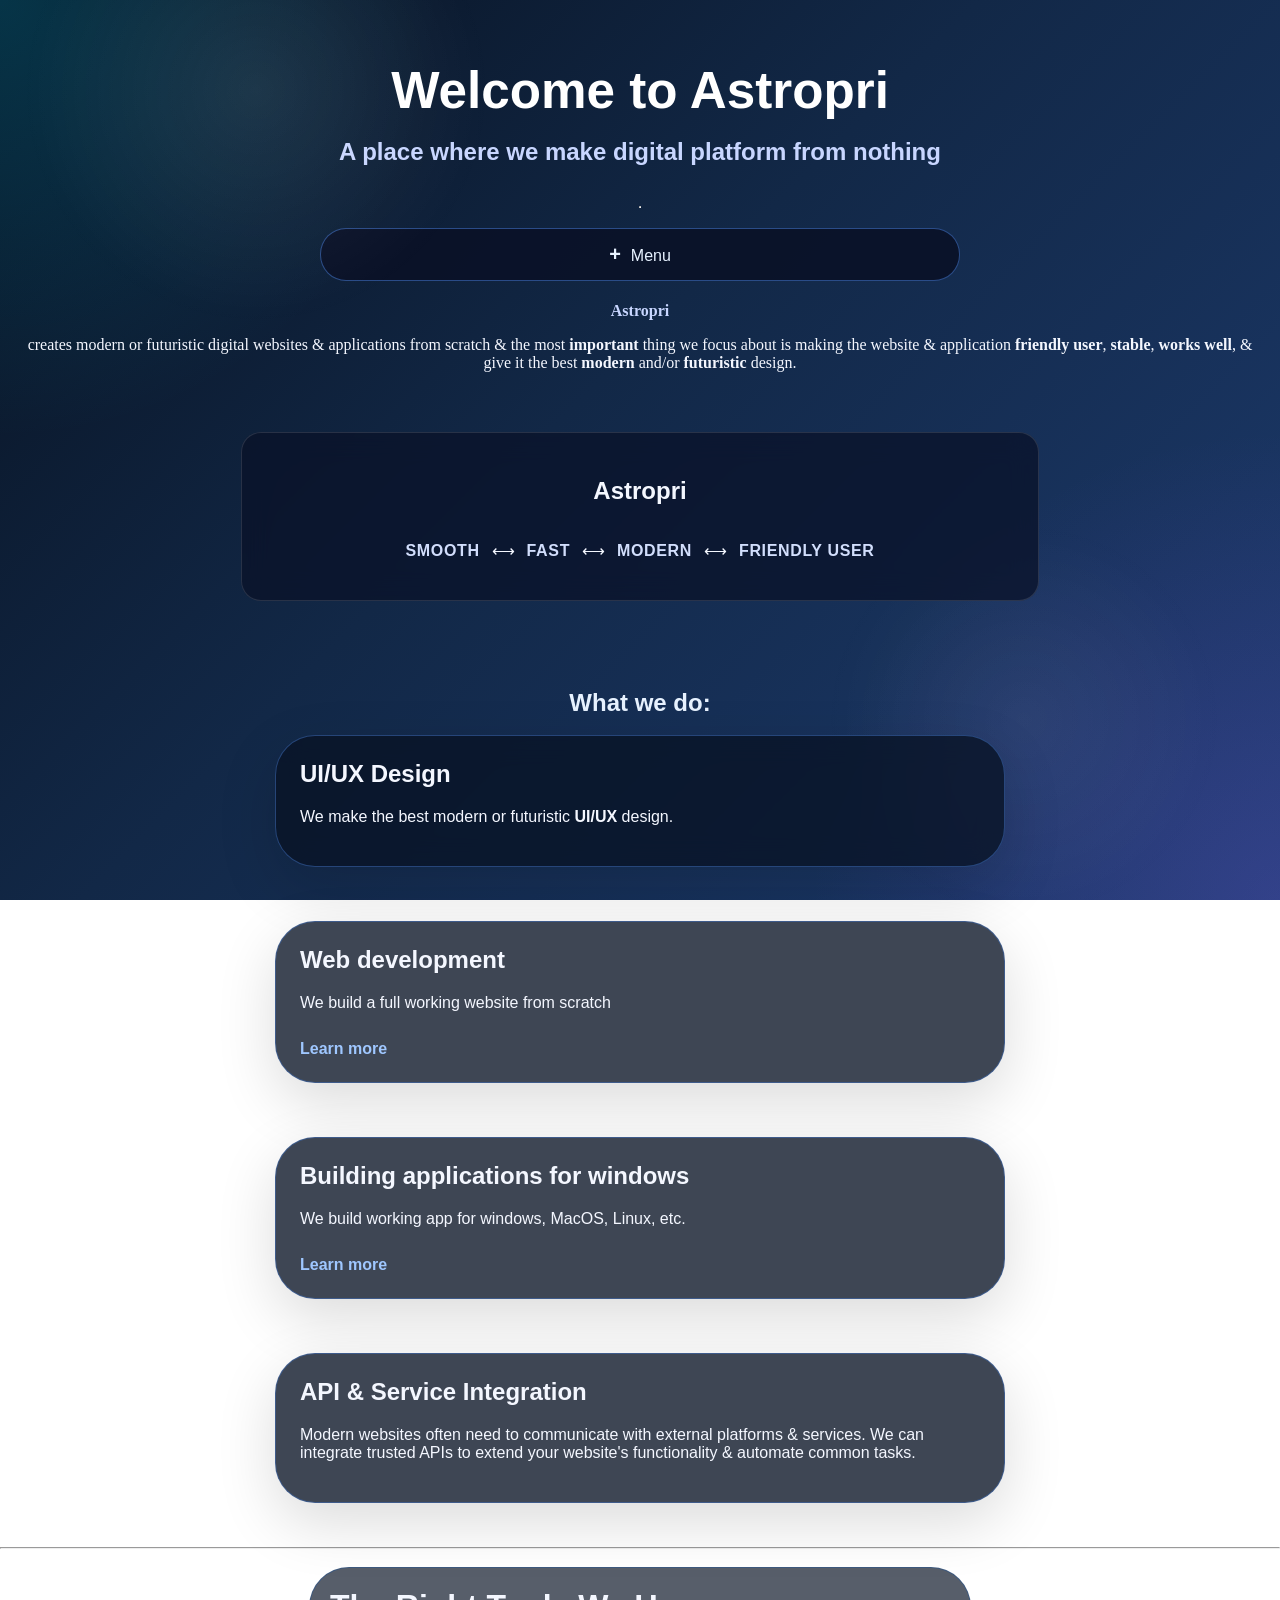
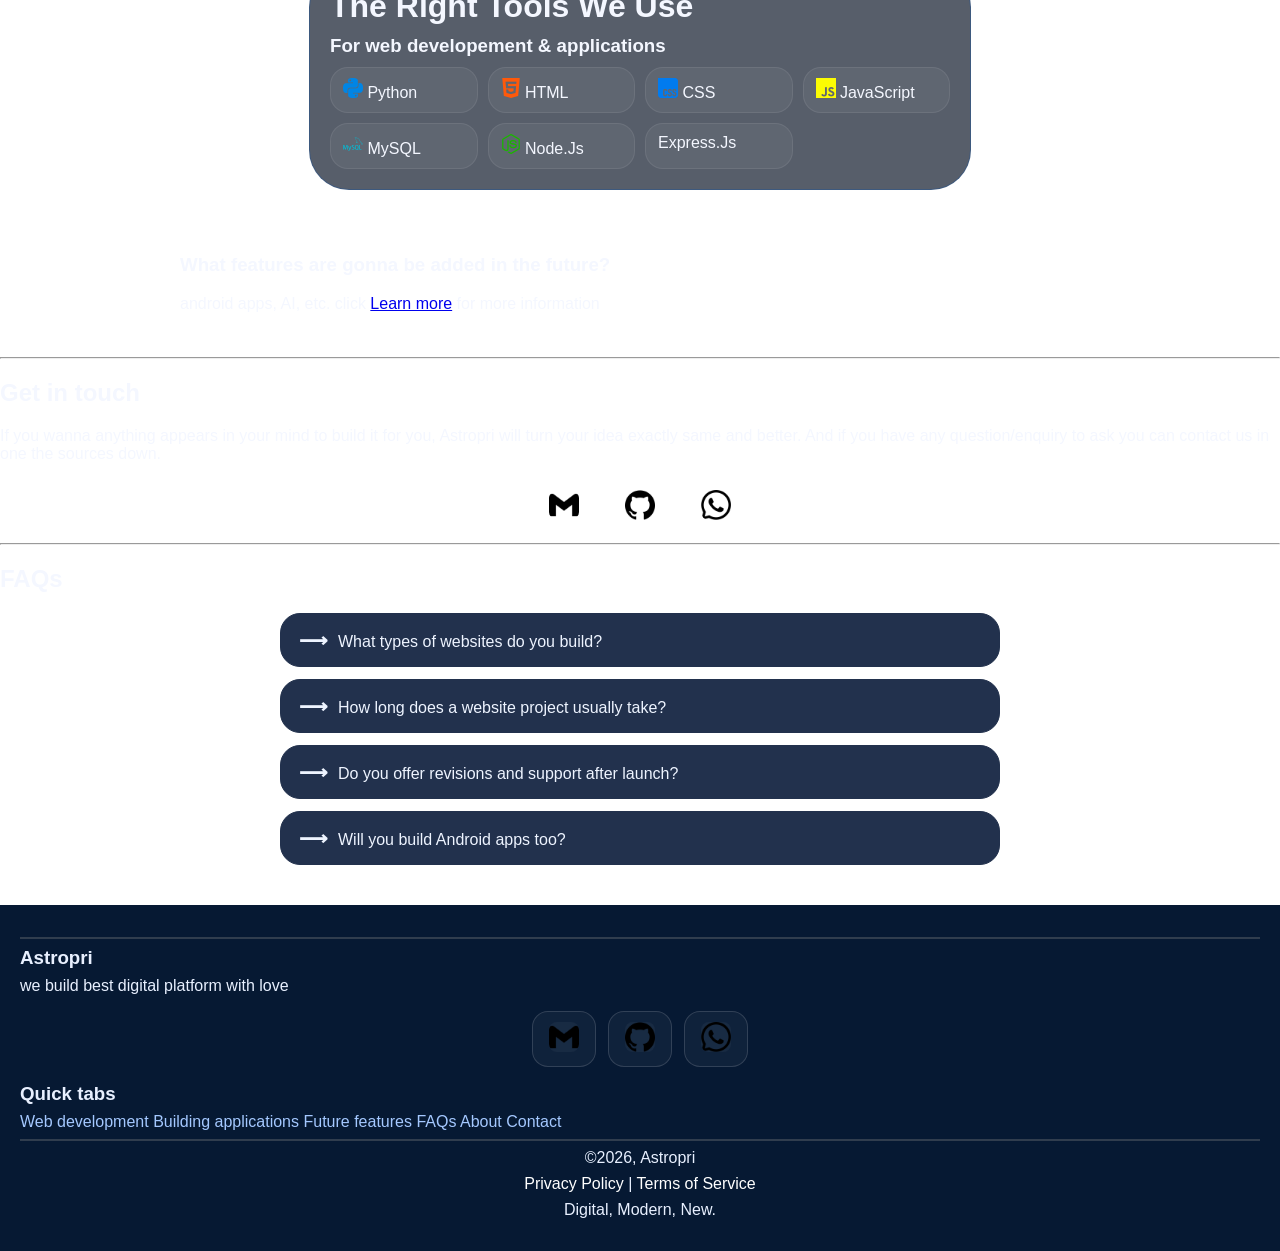
<file: index.html>
<!DOCTYPE html>
<html lang="en">
<head>
    <meta charset="UTF-8">
    <meta name="viewport" content="width=device-width, initial-scale=1.0">
    <title>Astropri</title>
    <link rel="stylesheet" href="home.css">
</head>
<body>
    <!-- Title -->
    <div class="title">
        <h1 id="first_title">Welcome to Astropri</h1>
        <h2 id="second_title">A place where we make digital platform from nothing</h2>
        <hr>

        <details id="details">
            <summary id="summary">Menu</summary>

            <div id="detail1">
                <a href="#astropri" class="list">About Astropri</a>
                <a href="#speciality" class="list">Our focus</a>
                <a href="#list" class="list">Tools we use</a>
                <a href="#contact" class="list">Contact</a>
                <a href="#faq" class="list">FAQs</a>
            </div>
        </details>

    </div>
    <main>
    <div id="astropri">
         <h4 id="h4title">Astropri</h4>
        <p>creates modern or futuristic digital websites & applications from scratch
            & the most <b>important</b> thing we focus about is making the website & application <b>friendly user</b>,
            <b>stable</b>, <b>works well</b>, & give it the best <b>modern</b> and/or <b>futuristic</b> design.
        </p>
    </div>

    <div id="speciality">
            <h2>Astropri</h2>
            <div id="specialityList">
                <p class="speciality">smooth</p>
                <p>⟷</p>
                <p class="speciality">fast</p> 
                <p>⟷</p>
                <p class="speciality">modern</p>
                <p>⟷</p>
                <p class="speciality">friendly user</p>
            </div>
    </div>
    <br>

    <h2 class="section-heading">What we do:</h2>
    <div class="features">
        <h2>UI/UX Design</h2>
        <p>We make the best modern or futuristic <b>UI/UX</b> design.</p>
    </div>
    <br>
    <div class="features">
        <h2>Web development</h2>
        <p>We build a full working website from scratch</p>
        <a href="web-development.html">Learn more</a>
    </div>
    <br>
    <div class="features">
        <h2>Building applications for windows</h2>
        <p>We build working app for windows, MacOS, Linux, etc.</p>
        <a href="windows-apps.html">Learn more</a>
    </div>
    <br>
    <div class="features">
        <h2>API & Service Integration</h2>
        <p>Modern websites often need to communicate with external platforms & services.
           We can integrate trusted APIs to extend your website's functionality & automate
           common tasks.
        </p>
    </div>
    <br>
    <hr>
    <div id="list">
        <h1>The Right Tools We Use</h1>
        <h3>For web developement & applications</h3>
        <ul>
            <li><img src="python.png" style="height: 20px; filter: invert(39%) sepia(25%) saturate(6363%) hue-rotate(183deg) brightness(93%) contrast(108%);"> python</li>
            <li><img src="html5.png" style="height: 20px; filter: invert(73%) sepia(98%) saturate(6179%) hue-rotate(356deg) brightness(108%) contrast(101%);"> HTML</li>
            <li><img src="css.png" style="height: 20px; filter: invert(47%) sepia(96%) saturate(4131%) hue-rotate(193deg) brightness(92%) contrast(104%);"> CSS</li>
            <li><img src="javascript.png" style="height: 20px; filter: invert(80%) sepia(100%) saturate(5653%) hue-rotate(1deg) brightness(104%) contrast(98%);"> JavaScript</li>
            <li><img src="mysql.png" style="height: 20px; filter: invert(57%) sepia(49%) saturate(3163%) hue-rotate(148deg) brightness(98%) contrast(98%);"> MySQL</li>
            <li><img src="nodedotjs.png" style="height: 20px; filter: invert(54%) sepia(96%) saturate(3733%) hue-rotate(78deg) brightness(103%) contrast(103%);"> Node.js</li>
            <li>express.js</li>
        </ul>
    </div>
    <br>
    
    <div class="future-features">
        <h3>What features are gonna be added in the future?</h3>
        <p>android apps, AI, etc. click <a href="future-features.html">Learn more</a> for more information</p>
    </div>
    <hr>

    <section id="contact">
        <h1>Get in touch</h1>
        <p>If you wanna anything appears in your mind to build it for
        you, Astropri will turn your idea exactly same and better. And if you have any question/enquiry to ask you can contact us in one the sources down. </p>
        <div class="contact">
            <a href="mailto:ameer.aleryani2010@gmail.com"><img src="gmail.png" class="contact-icon" alt="Email"></a>
            <a href="https://github.com/prnceO-cmyk"><img src="github.png" class="contact-icon" alt="GitHub"></a>
            <a href="https://wa.me/%40_amr_227" target="_blank" rel="noopener noreferrer"><img src="whatsapp.png" class="contact-icon" alt="WhatsApp"></a>
        </div>
    </section>
    <hr>

    <section id="faq" class="faq-section">
        <h2>FAQs</h2>
        <details class="faqDet">
            <summary class="faq">What types of websites do you build?</summary>
            <p class="faq-answer">We build modern, responsive websites for businesses, portfolios, landing pages, blogs, e-commerce stores, and web applications. Every project is customized to your brand, goals, and audience.</p>
        </details>
        <details class="faqDet">
            <summary class="faq">How long does a website project usually take?</summary>
            <p class="faq-answer">Delivery time depends on the scope, but most websites can be completed in 1-3 weeks. We provide clear milestones so you know what to expect at each stage.</p>
        </details>
        <details class="faqDet">
            <summary class="faq">Do you offer revisions and support after launch?</summary>
            <p class="faq-answer">Yes. We include revision time during development and can support updates, bug fixes, and improvements after launch. Our goal is a stable, polished website that continues working well.</p>
        </details>
        <details class="faqDet">
            <summary class="faq">Will you build Android apps too?</summary>
            <p class="faq-answer">Android development is coming soon. Right now we focus on websites and web apps, but we plan to offer Android app services in the near future.</p>
        </details>
    </section>
    </main>

    <footer>
    
    <hr color="gray">
    <h3>Astropri</h3>
    <p>we build best digital platform with love</p>
    <div class="contact">
        <a href="mailto:ameer.aleryani2010@gmail.com"><img src="gmail.png" class="contact-icon" alt="Email"></a>
        <a href="https://github.com/prnceO-cmyk"><img src="github.png" class="contact-icon" alt="GitHub"></a>
        <a href="https://wa.me/@@_amr_227" target="_blank" rel="noopener noreferrer"><img src="whatsapp.png" class="contact-icon" alt="WhatsApp"></a>
    </div>
    <h3>Quick tabs</h3>
    <a href="web-development.html">Web development</a>
    <a href="windows-apps.html">Building applications</a>
    <a href="future-features.html">Future features</a>
    <a href="#faq">FAQs</a>
    <a href="#astropri">About</a>
    <a href="#contact">Contact</a>
    <hr color="gray">
    <div style="text-align: center;">
        <p>©2026, Astropri</p>
        <a href="privacyPolicy.html" style="color: white;">Privacy Policy</a> |
        <a href="termsOfServices.html" style="color: white;">Terms of Service</a>
        <p>Digital, Modern, New.</p>
    </div>

</footer>
</body>
</html>
</file>
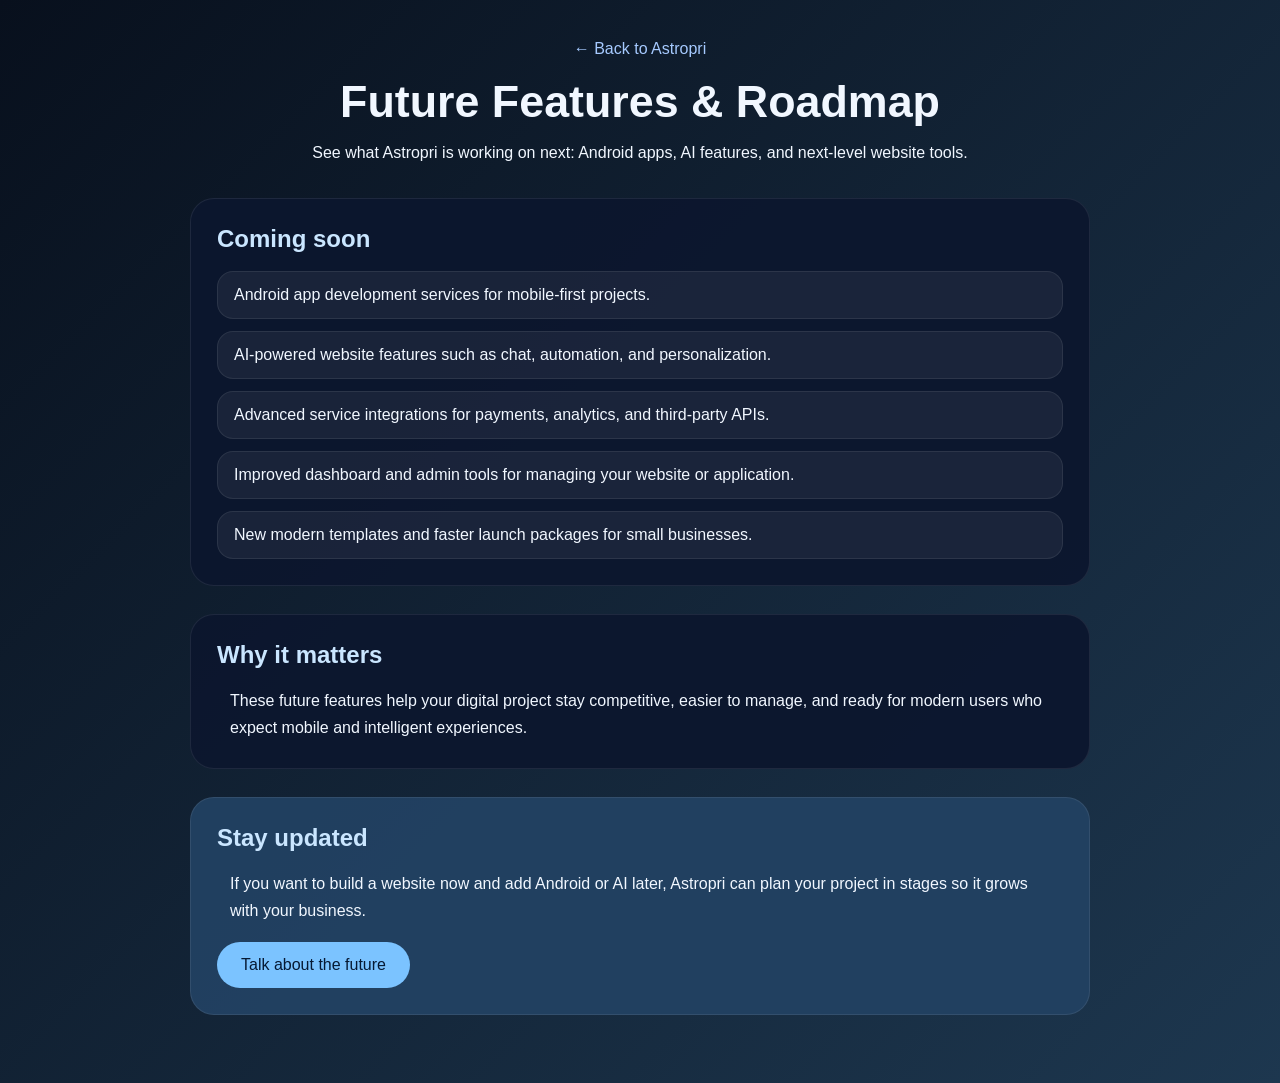
<file: future-features.html>
<!DOCTYPE html>
<html lang="en">
<head>
    <meta charset="UTF-8">
    <meta name="viewport" content="width=device-width, initial-scale=1.0">
    <title>Astropri - Future Features</title>
    <link rel="stylesheet" href="future-features.css">
</head>
<body>
    <header class="page-header">
        <a class="back-link" href="index.html">← Back to Astropri</a>
        <h1>Future Features & Roadmap</h1>
        <p>See what Astropri is working on next: Android apps, AI features, and next-level website tools.</p>
    </header>

    <section class="content-block">
        <h2>Coming soon</h2>
        <ul>
            <li>Android app development services for mobile-first projects.</li>
            <li>AI-powered website features such as chat, automation, and personalization.</li>
            <li>Advanced service integrations for payments, analytics, and third-party APIs.</li>
            <li>Improved dashboard and admin tools for managing your website or application.</li>
            <li>New modern templates and faster launch packages for small businesses.</li>
        </ul>
    </section>

    <section class="content-block">
        <h2>Why it matters</h2>
        <p>These future features help your digital project stay competitive, easier to manage, and ready for modern users who expect mobile and intelligent experiences.</p>
    </section>

    <section class="content-block highlight">
        <h2>Stay updated</h2>
        <p>If you want to build a website now and add Android or AI later, Astropri can plan your project in stages so it grows with your business.</p>
        <a class="cta-button" href="home.html#contact">Talk about the future</a>
    </section>
</body>
</html>
</file>
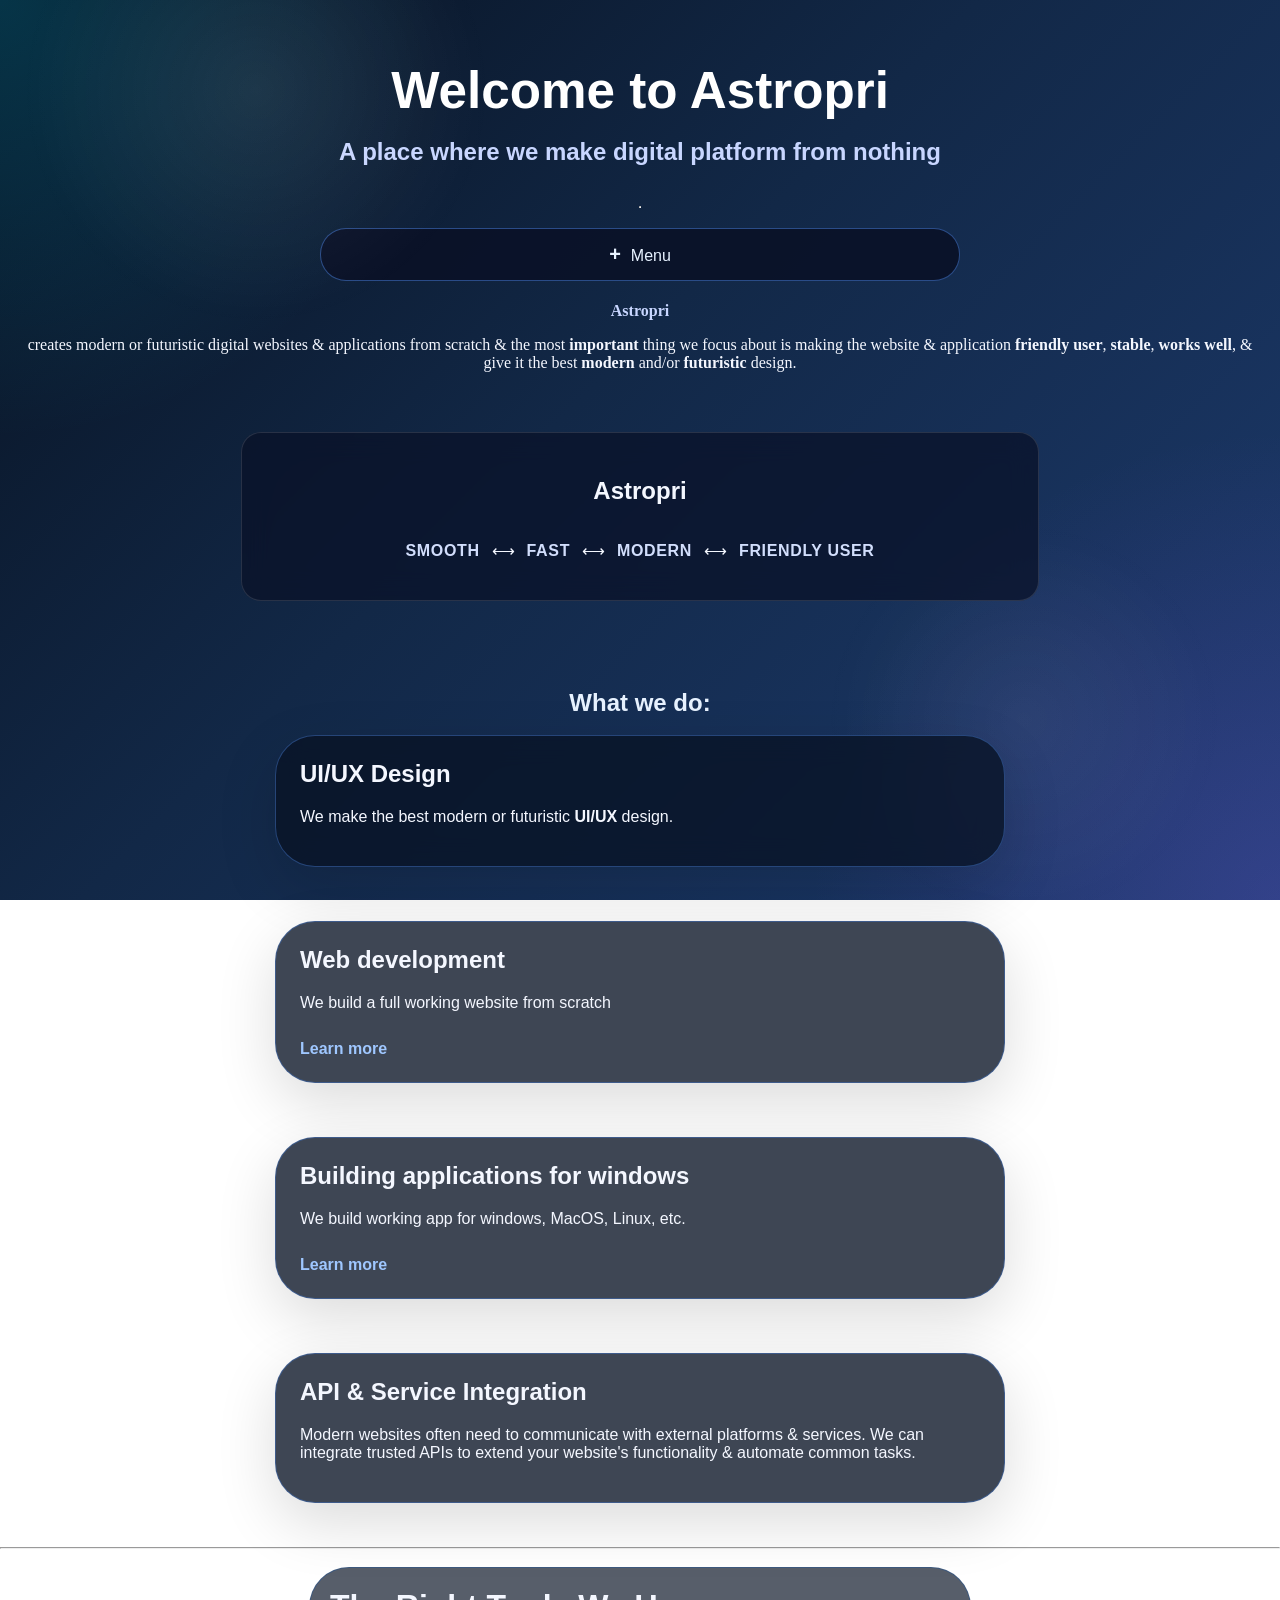
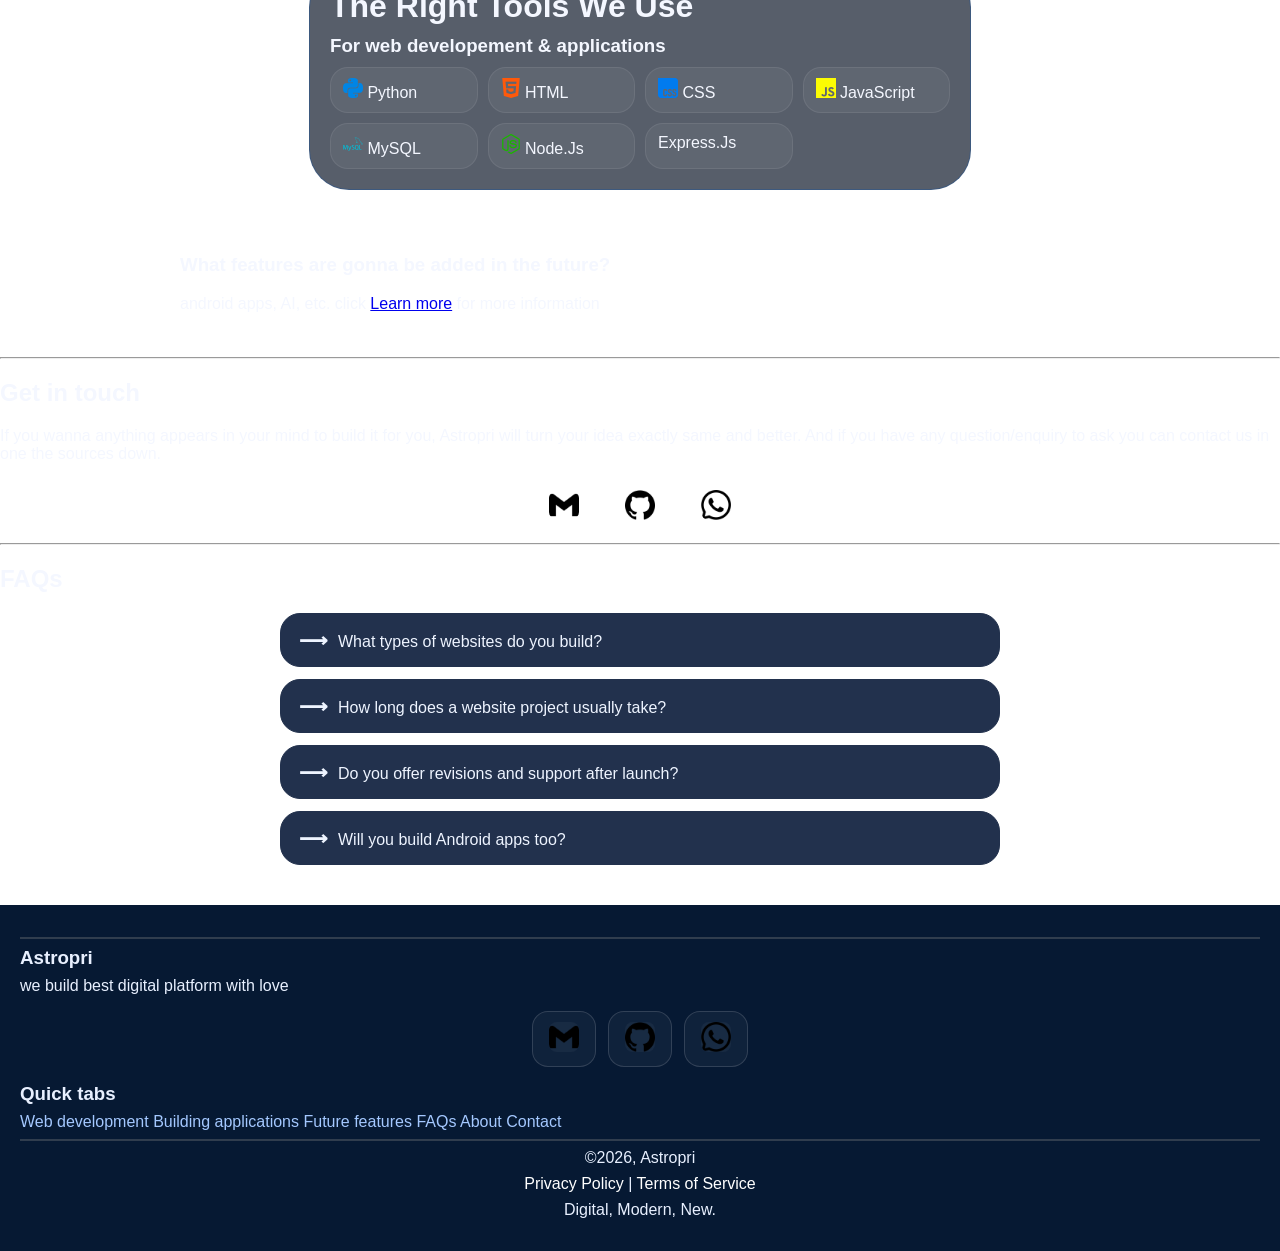
<file: home.html>
<!DOCTYPE html>
<html lang="en">
<head>
    <meta charset="UTF-8">
    <meta name="viewport" content="width=device-width, initial-scale=1.0">
    <title>Astropri</title>
    <link rel="stylesheet" href="home.css">
</head>
<body>
    <!-- Title -->
    <div class="title">
        <h1 id="first_title">Welcome to Astropri</h1>
        <h2 id="second_title">A place where we make digital platform from nothing</h2>
        <hr>

        <details id="details">
            <summary id="summary">Menu</summary>

            <div id="detail1">
                <a href="#astropri" class="list">About Astropri</a>
                <a href="#speciality" class="list">Our focus</a>
                <a href="#list" class="list">Tools we use</a>
                <a href="#contact" class="list">Contact</a>
                <a href="#faq" class="list">FAQs</a>
            </div>
        </details>

    </div>
    <main>
    <div id="astropri">
         <h4 id="h4title">Astropri</h4>
        <p>creates modern or futuristic digital websites & applications from scratch
            & the most <b>important</b> thing we focus about is making the website & application <b>friendly user</b>,
            <b>stable</b>, <b>works well</b>, & give it the best <b>modern</b> and/or <b>futuristic</b> design.
        </p>
    </div>

    <div id="speciality">
            <h2>Astropri</h2>
            <div id="specialityList">
                <p class="speciality">smooth</p>
                <p>⟷</p>
                <p class="speciality">fast</p> 
                <p>⟷</p>
                <p class="speciality">modern</p>
                <p>⟷</p>
                <p class="speciality">friendly user</p>
            </div>
    </div>
    <br>

    <h2 class="section-heading">What we do:</h2>
    <div class="features">
        <h2>UI/UX Design</h2>
        <p>We make the best modern or futuristic <b>UI/UX</b> design.</p>
    </div>
    <br>
    <div class="features">
        <h2>Web development</h2>
        <p>We build a full working website from scratch</p>
        <a href="web-development.html">Learn more</a>
    </div>
    <br>
    <div class="features">
        <h2>Building applications for windows</h2>
        <p>We build working app for windows, MacOS, Linux, etc.</p>
        <a href="windows-apps.html">Learn more</a>
    </div>
    <br>
    <div class="features">
        <h2>API & Service Integration</h2>
        <p>Modern websites often need to communicate with external platforms & services.
           We can integrate trusted APIs to extend your website's functionality & automate
           common tasks.
        </p>
    </div>
    <br>
    <hr>
    <div id="list">
        <h1>The Right Tools We Use</h1>
        <h3>For web developement & applications</h3>
        <ul>
            <li><img src="python.png" style="height: 20px; filter: invert(39%) sepia(25%) saturate(6363%) hue-rotate(183deg) brightness(93%) contrast(108%);"> python</li>
            <li><img src="html5.png" style="height: 20px; filter: invert(73%) sepia(98%) saturate(6179%) hue-rotate(356deg) brightness(108%) contrast(101%);"> HTML</li>
            <li><img src="css.png" style="height: 20px; filter: invert(47%) sepia(96%) saturate(4131%) hue-rotate(193deg) brightness(92%) contrast(104%);"> CSS</li>
            <li><img src="javascript.png" style="height: 20px; filter: invert(80%) sepia(100%) saturate(5653%) hue-rotate(1deg) brightness(104%) contrast(98%);"> JavaScript</li>
            <li><img src="mysql.png" style="height: 20px; filter: invert(57%) sepia(49%) saturate(3163%) hue-rotate(148deg) brightness(98%) contrast(98%);"> MySQL</li>
            <li><img src="nodedotjs.png" style="height: 20px; filter: invert(54%) sepia(96%) saturate(3733%) hue-rotate(78deg) brightness(103%) contrast(103%);"> Node.js</li>
            <li>express.js</li>
        </ul>
    </div>
    <br>
    
    <div class="future-features">
        <h3>What features are gonna be added in the future?</h3>
        <p>android apps, AI, etc. click <a href="future-features.html">Learn more</a> for more information</p>
    </div>
    <hr>

    <section id="contact">
        <h1>Get in touch</h1>
        <p>If you wanna anything appears in your mind to build it for
        you, Astropri will turn your idea exactly same and better. And if you have any question/enquiry to ask you can contact us in one the sources down. </p>
        <div class="contact">
            <a href="mailto:ameer.aleryani2010@gmail.com"><img src="gmail.png" class="contact-icon" alt="Email"></a>
            <a href="https://github.com/prnceO-cmyk"><img src="github.png" class="contact-icon" alt="GitHub"></a>
            <a href="https://wa.me/%40_amr_227" target="_blank" rel="noopener noreferrer"><img src="whatsapp.png" class="contact-icon" alt="WhatsApp"></a>
        </div>
    </section>
    <hr>

    <section id="faq" class="faq-section">
        <h2>FAQs</h2>
        <details class="faqDet">
            <summary class="faq">What types of websites do you build?</summary>
            <p class="faq-answer">We build modern, responsive websites for businesses, portfolios, landing pages, blogs, e-commerce stores, and web applications. Every project is customized to your brand, goals, and audience.</p>
        </details>
        <details class="faqDet">
            <summary class="faq">How long does a website project usually take?</summary>
            <p class="faq-answer">Delivery time depends on the scope, but most websites can be completed in 1-3 weeks. We provide clear milestones so you know what to expect at each stage.</p>
        </details>
        <details class="faqDet">
            <summary class="faq">Do you offer revisions and support after launch?</summary>
            <p class="faq-answer">Yes. We include revision time during development and can support updates, bug fixes, and improvements after launch. Our goal is a stable, polished website that continues working well.</p>
        </details>
        <details class="faqDet">
            <summary class="faq">Will you build Android apps too?</summary>
            <p class="faq-answer">Android development is coming soon. Right now we focus on websites and web apps, but we plan to offer Android app services in the near future.</p>
        </details>
    </section>
    </main>

    <footer>
    
    <hr color="gray">
    <h3>Astropri</h3>
    <p>we build best digital platform with love</p>
    <div class="contact">
        <a href="mailto:ameer.aleryani2010@gmail.com"><img src="gmail.png" class="contact-icon" alt="Email"></a>
        <a href="https://github.com/prnceO-cmyk"><img src="github.png" class="contact-icon" alt="GitHub"></a>
        <a href="https://wa.me/@@_amr_227" target="_blank" rel="noopener noreferrer"><img src="whatsapp.png" class="contact-icon" alt="WhatsApp"></a>
    </div>
    <h3>Quick tabs</h3>
    <a href="web-development.html">Web development</a>
    <a href="windows-apps.html">Building applications</a>
    <a href="future-features.html">Future features</a>
    <a href="#faq">FAQs</a>
    <a href="#astropri">About</a>
    <a href="#contact">Contact</a>
    <hr color="gray">
    <div style="text-align: center;">
        <p>©2026, Astropri</p>
        <a href="privacyPolicy.html" style="color: white;">Privacy Policy</a> |
        <a href="termsOfServices.html" style="color: white;">Terms of Service</a>
        <p>Digital, Modern, New.</p>
    </div>

</footer>
</body>
</html>
</file>
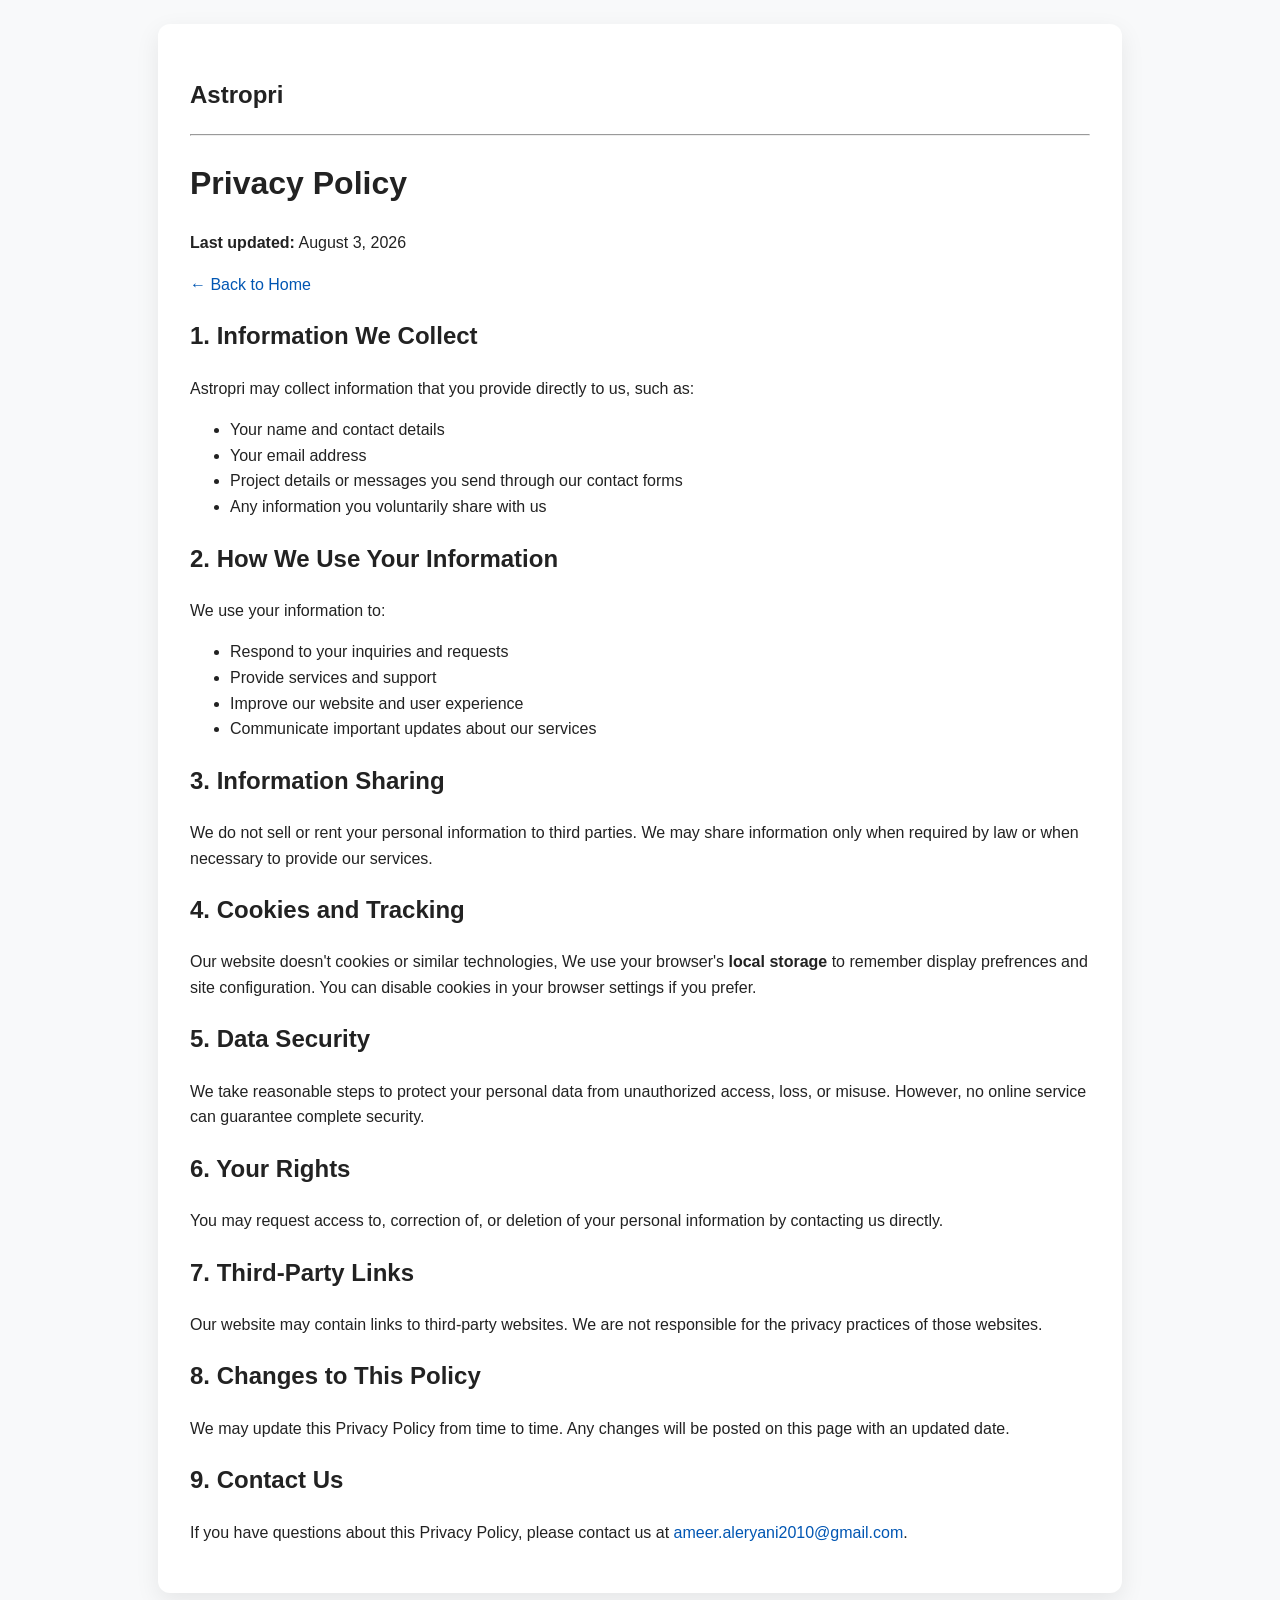
<file: privacyPolicy.html>
<!DOCTYPE html>
<html lang="en">
<head>
    <meta charset="UTF-8">
    <meta name="viewport" content="width=device-width, initial-scale=1.0">
    <title>Privacy Policy - Astropri</title>
    <style>
        body {
            font-family: Arial, sans-serif;
            line-height: 1.6;
            margin: 0;
            padding: 24px;
            background: #f8f9fa;
            color: #222;
        }
        .container {
            max-width: 900px;
            margin: 0 auto;
            background: white;
            padding: 32px;
            border-radius: 12px;
            box-shadow: 0 8px 24px rgba(0,0,0,0.08);
        }
        a {
            color: #0056b3;
            text-decoration: none;
        }
        a:hover {
            text-decoration: underline;
        }
    </style>
</head>
<body>
    <div class="container">
        <h2>Astropri</h2>
        <hr>
        <h1>Privacy Policy</h1>
        <p><b>Last updated:</b> August 3, 2026</p>
        <p><a href="index.html">← Back to Home</a></p>

        <h2>1. Information We Collect</h2>
        <p>Astropri may collect information that you provide directly to us, such as:</p>
        <ul>
            <li>Your name and contact details</li>
            <li>Your email address</li>
            <li>Project details or messages you send through our contact forms</li>
            <li>Any information you voluntarily share with us</li>
        </ul>

        <h2>2. How We Use Your Information</h2>
        <p>We use your information to:</p>
        <ul>
            <li>Respond to your inquiries and requests</li>
            <li>Provide services and support</li>
            <li>Improve our website and user experience</li>
            <li>Communicate important updates about our services</li>
        </ul>

        <h2>3. Information Sharing</h2>
        <p>We do not sell or rent your personal information to third parties.
           We may share information only when required by law or when necessary to provide our services.</p>

        <h2>4. Cookies and Tracking</h2>
        <p>Our website doesn't cookies or similar technologies,
           We use your browser's <b>local storage</b> to remember display prefrences and site configuration. You can disable cookies in your browser settings if you prefer.</p>

        <h2>5. Data Security</h2>
        <p>We take reasonable steps to protect your personal data from unauthorized access, loss, or misuse.
           However, no online service can guarantee complete security.</p>

        <h2>6. Your Rights</h2>
        <p>You may request access to, correction of, or deletion of your personal information by contacting us directly.</p>

        <h2>7. Third-Party Links</h2>
        <p>Our website may contain links to third-party websites. We are not responsible for the privacy practices of those websites.</p>

        <h2>8. Changes to This Policy</h2>
        <p>We may update this Privacy Policy from time to time. Any changes will be posted on this page with an updated date.</p>

        <h2>9. Contact Us</h2>
        <p>If you have questions about this Privacy Policy, please contact us at <a href="mailto:ameer.aleryani2010@gmail.com">ameer.aleryani2010@gmail.com</a>.</p>
    </div>
</body>
</html>
</file>
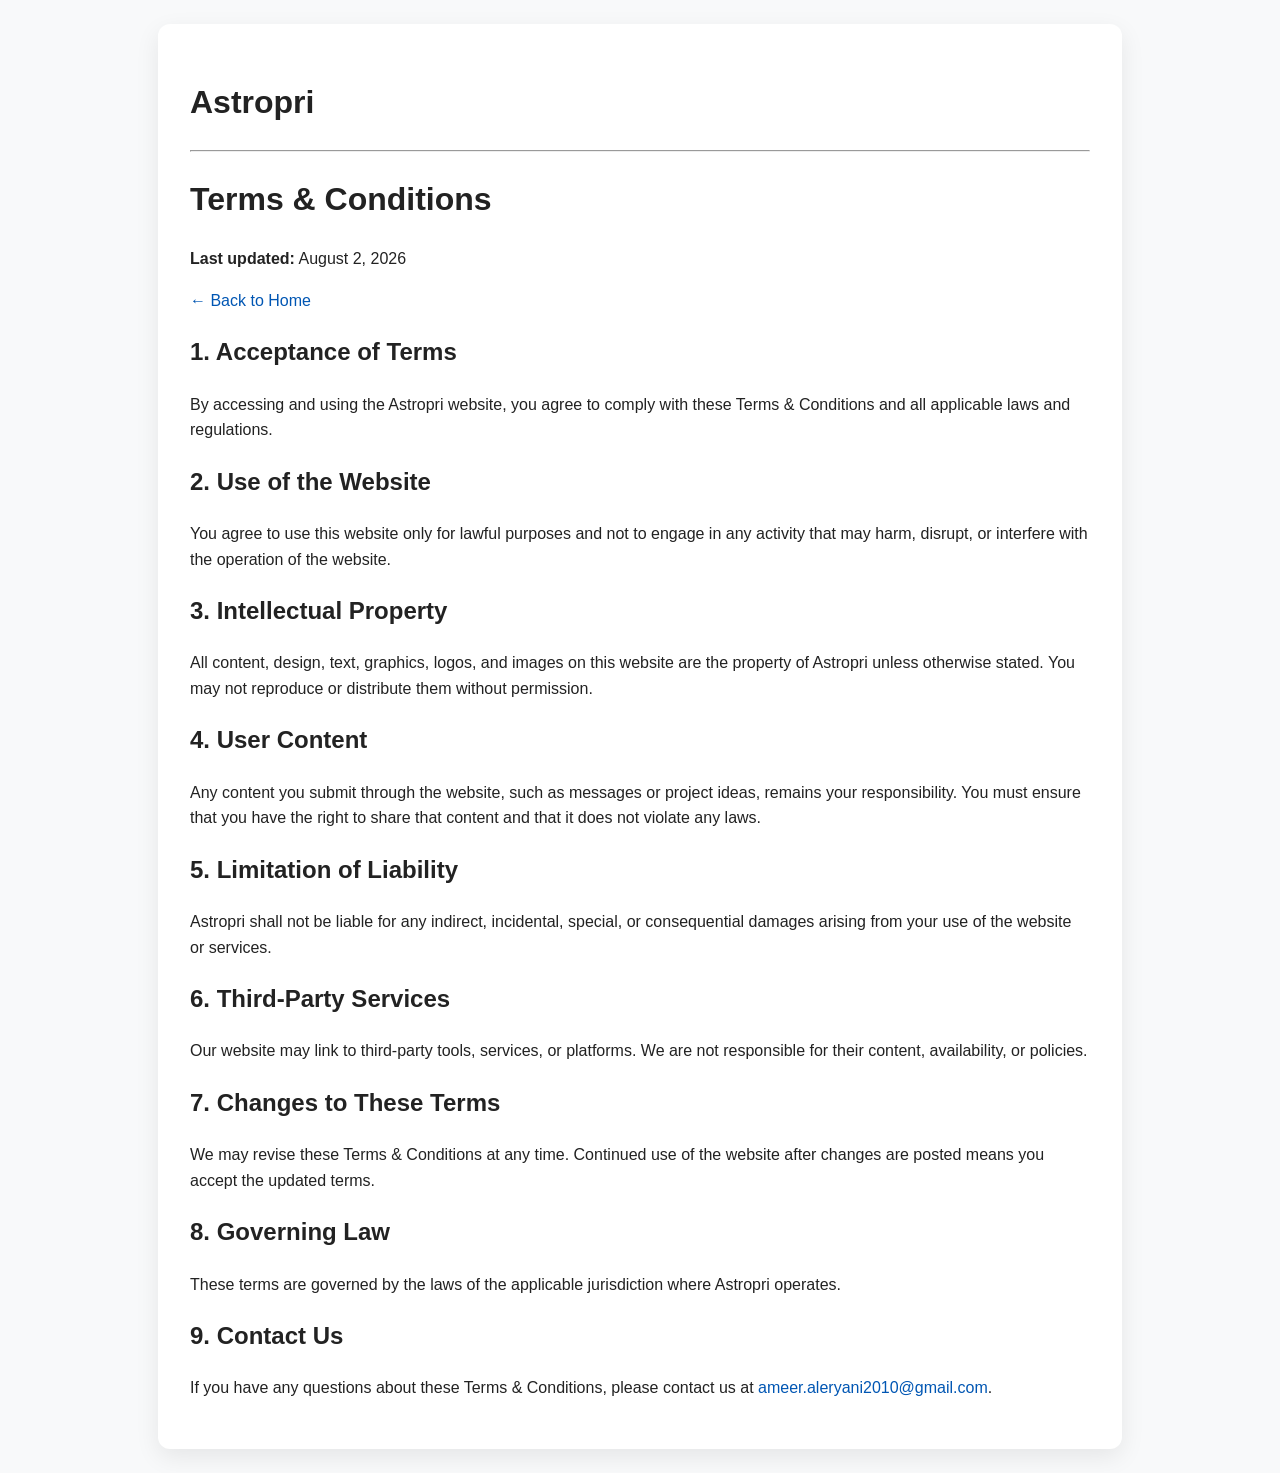
<file: termsOfServices.html>
<!DOCTYPE html>
<html lang="en">
<head>
    <meta charset="UTF-8">
    <meta name="viewport" content="width=device-width, initial-scale=1.0">
    <title>Terms & Conditions - Astropri</title>
    <style>
        body {
            font-family: Arial, sans-serif;
            line-height: 1.6;
            margin: 0;
            padding: 24px;
            background: #f8f9fa;
            color: #222;
        }
        .container {
            max-width: 900px;
            margin: 0 auto;
            background: white;
            padding: 32px;
            border-radius: 12px;
            box-shadow: 0 8px 24px rgba(0, 0, 0, 0.08);
        }
        a {
            color: #0056b3;
            text-decoration: none;
        }
        a:hover {
            text-decoration: underline;
        }
    </style>
</head>
<body>
    <div class="container">
        <h1>Astropri</h1>
        <hr>
        <h1>Terms & Conditions</h1>
        <p><strong>Last updated:</strong> August 2, 2026</p>
        <p><a href="index.html">← Back to Home</a></p>

        <h2>1. Acceptance of Terms</h2>
        <p>By accessing and using the Astropri website, you agree to comply with these Terms & Conditions and all applicable laws and regulations.</p>

        <h2>2. Use of the Website</h2>
        <p>You agree to use this website only for lawful purposes and not to engage in any activity that may harm, disrupt, or interfere with the operation of the website.</p>

        <h2>3. Intellectual Property</h2>
        <p>All content, design, text, graphics, logos, and images on this website are the property of Astropri unless otherwise stated. You may not reproduce or distribute them without permission.</p>

        <h2>4. User Content</h2>
        <p>Any content you submit through the website, such as messages or project ideas, remains your responsibility. You must ensure that you have the right to share that content and that it does not violate any laws.</p>

        <h2>5. Limitation of Liability</h2>
        <p>Astropri shall not be liable for any indirect, incidental, special, or consequential damages arising from your use of the website or services.</p>

        <h2>6. Third-Party Services</h2>
        <p>Our website may link to third-party tools, services, or platforms. We are not responsible for their content, availability, or policies.</p>

        <h2>7. Changes to These Terms</h2>
        <p>We may revise these Terms & Conditions at any time. Continued use of the website after changes are posted means you accept the updated terms.</p>

        <h2>8. Governing Law</h2>
        <p>These terms are governed by the laws of the applicable jurisdiction where Astropri operates.</p>

        <h2>9. Contact Us</h2>
        <p>If you have any questions about these Terms & Conditions, please contact us at <a href="mailto:ameer.aleryani2010@gmail.com">ameer.aleryani2010@gmail.com</a>.</p>
    </div>
</body>
</html>
</file>
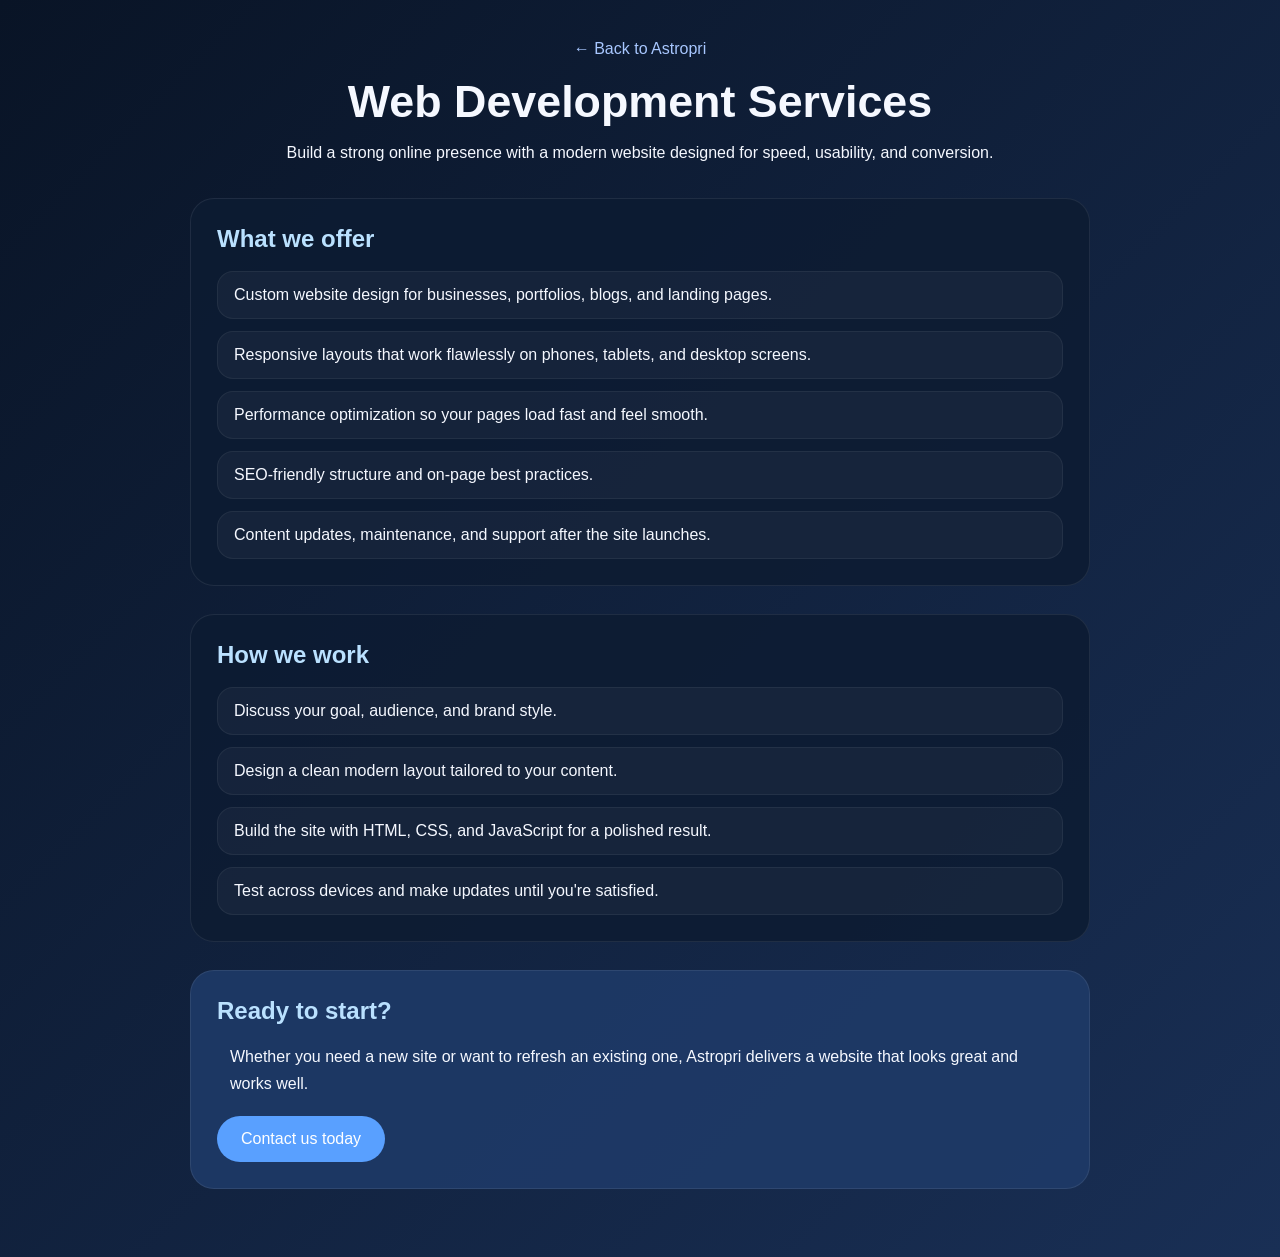
<file: web-development.html>
<!DOCTYPE html>
<html lang="en">
<head>
    <meta charset="UTF-8">
    <meta name="viewport" content="width=device-width, initial-scale=1.0">
    <title>Astropri - Web Development</title>
    <link rel="stylesheet" href="web-development.css">
</head>
<body>
    <header class="page-header">
        <a class="back-link" href="index.html">← Back to Astropri</a>
        <h1>Web Development Services</h1>
        <p>Build a strong online presence with a modern website designed for speed, usability, and conversion.</p>
    </header>

    <section class="content-block">
        <h2>What we offer</h2>
        <ul>
            <li>Custom website design for businesses, portfolios, blogs, and landing pages.</li>
            <li>Responsive layouts that work flawlessly on phones, tablets, and desktop screens.</li>
            <li>Performance optimization so your pages load fast and feel smooth.</li>
            <li>SEO-friendly structure and on-page best practices.</li>
            <li>Content updates, maintenance, and support after the site launches.</li>
        </ul>
    </section>

    <section class="content-block">
        <h2>How we work</h2>
        <ol>
            <li>Discuss your goal, audience, and brand style.</li>
            <li>Design a clean modern layout tailored to your content.</li>
            <li>Build the site with HTML, CSS, and JavaScript for a polished result.</li>
            <li>Test across devices and make updates until you're satisfied.</li>
        </ol>
    </section>

    <section class="content-block highlight">
        <h2>Ready to start?</h2>
        <p>Whether you need a new site or want to refresh an existing one, Astropri delivers a website that looks great and works well.</p>
        <a class="cta-button" href="home.html#contact">Contact us today</a>
    </section>
</body>
</html>
</file>
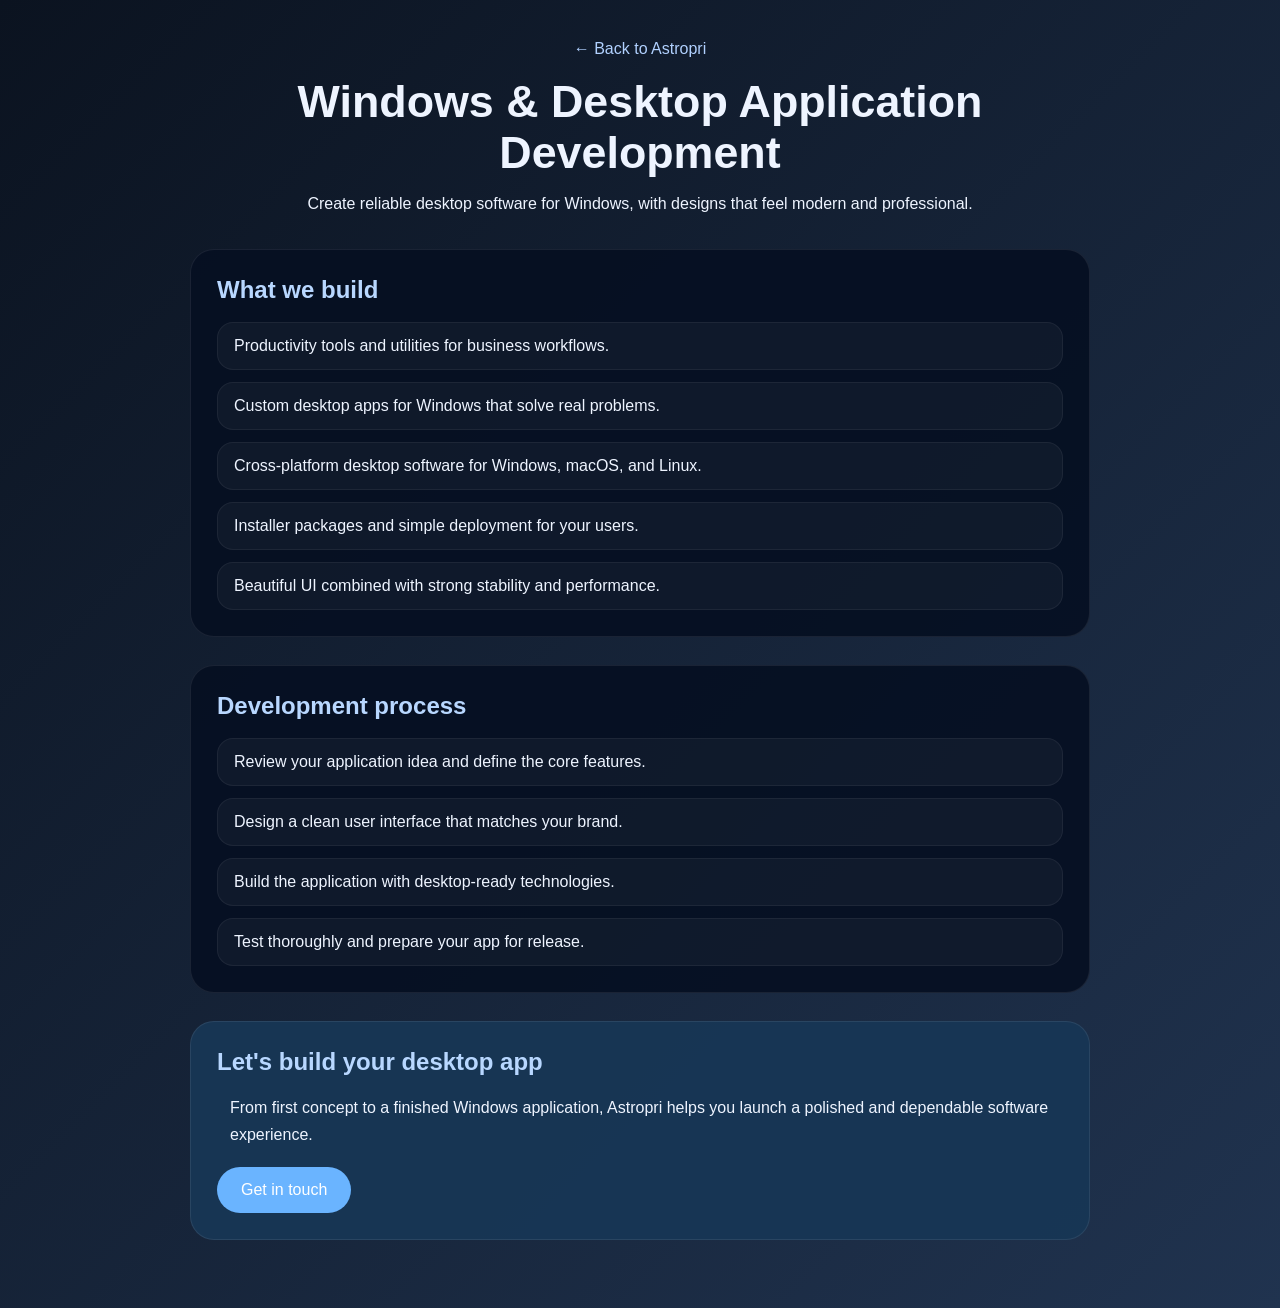
<file: windows-apps.html>
<!DOCTYPE html>
<html lang="en">
<head>
    <meta charset="UTF-8">
    <meta name="viewport" content="width=device-width, initial-scale=1.0">
    <title>Astropri - Windows Applications</title>
    <link rel="stylesheet" href="windows-apps.css">
</head>
<body>
    <header class="page-header">
        <a class="back-link" href="index.html">← Back to Astropri</a>
        <h1>Windows & Desktop Application Development</h1>
        <p>Create reliable desktop software for Windows, with designs that feel modern and professional.</p>
    </header>

    <section class="content-block">
        <h2>What we build</h2>
        <ul>
            <li>Productivity tools and utilities for business workflows.</li>
            <li>Custom desktop apps for Windows that solve real problems.</li>
            <li>Cross-platform desktop software for Windows, macOS, and Linux.</li>
            <li>Installer packages and simple deployment for your users.</li>
            <li>Beautiful UI combined with strong stability and performance.</li>
        </ul>
    </section>

    <section class="content-block">
        <h2>Development process</h2>
        <ol>
            <li>Review your application idea and define the core features.</li>
            <li>Design a clean user interface that matches your brand.</li>
            <li>Build the application with desktop-ready technologies.</li>
            <li>Test thoroughly and prepare your app for release.</li>
        </ol>
    </section>

    <section class="content-block highlight">
        <h2>Let's build your desktop app</h2>
        <p>From first concept to a finished Windows application, Astropri helps you launch a polished and dependable software experience.</p>
        <a class="cta-button" href="home.html#contact">Get in touch</a>
    </section>
</body>
</html>
</file>
<file: home.css>
html {
    scroll-behavior: smooth;
}

body {
    margin: 0;
    min-height: 100vh;
    box-sizing: border-box;
    font-family: Arial, Helvetica, sans-serif;
    color: #f4f7ff;
    background:
        radial-gradient(circle at top left, rgba(0, 213, 255, 0.18), transparent 28%),
        radial-gradient(circle at bottom right, rgba(138, 92, 246, 0.2), transparent 30%),
        linear-gradient(135deg, #07111f 0%, #122847 45%, #1d3b6f 100%);
    background-attachment: fixed;
}

body::before {
    content: "";
    position: fixed;
    inset: 0;
    pointer-events: none;
    background: radial-gradient(circle at 20% 10%, rgba(255, 255, 255, 0.08), transparent 18%),
        radial-gradient(circle at 80% 80%, rgba(255, 255, 255, 0.05), transparent 16%);
}

.title {
    display: flex;
    flex-direction: column;
    align-items: center;
    text-align: center;
    gap: 12px;
    padding: 30px 20px 0;
}

#first_title {
    color: #ffffff;
    margin-bottom: 8px;
    font-size: clamp(2.2rem, 4vw, 3.6rem);
    line-height: 1.05;
}

#second_title {
    color: #c8d6ff;
    margin-top: 0;
    max-width: 960px;
}

.saturn {
    width: 50px;
    height: 50px;
}

#details {
    width: min(640px, 100%);
    margin: 0 auto;
}

#summary {
    list-style: none;
    cursor: pointer;
    border: 1px solid rgba(56, 100, 175, 0.7);
    border-radius: 26px;
    padding: 14px 22px;
    width: auto;
    margin: 0 auto;
    background: rgba(10, 18, 40, 0.92);
    color: #e7f2ff;
    transition: background 0.25s ease, border-color 0.25s ease;
}

#summary:hover {
    background: rgba(18, 36, 70, 0.98);
    border-color: #7abaff;
}

#summary::-webkit-details-marker {
    display: none;
}

#summary::before {
    content: "+";
    margin-right: 10px;
    font-size: 20px;
    font-weight: bold;
}

#details[open] #summary::before {
    content: "-";
}

#detail1 {
    display: flex;
    flex-direction: row;
    flex-wrap: nowrap;
    justify-content: center;
    gap: 10px;
    margin-top: 16px;
    padding: 16px;
    border: 1px solid rgba(56, 100, 175, 0.6);
    border-radius: 24px;
    background: rgba(10, 18, 40, 0.75);
    overflow-x: auto;
}

.list {
    display: inline-flex;
    white-space: nowrap;
    align-items: center;
    justify-content: center;
    padding: 10px 16px;
    color: #e7f0ff;
    border: 1px solid #3864af;
    border-radius: 20px;
    text-decoration: none;
    background: rgba(255, 255, 255, 0.05);
    transition: transform 0.18s ease, background 0.18s ease, border-color 0.18s ease;
}

.list:hover,
.list:focus {
    background: rgba(255, 255, 255, 0.14);
    border-color: #7abaff;
    transform: translateY(-1px);
}

#astropri {
    text-align: center;
    font-family: Georgia, 'Times New Roman', Times, serif;
    padding: 0 20px;
}

#h4title {
    color: #c8d6ff;
    margin-bottom: 0.4rem;
}

#speciality {
    border: 1px solid rgba(255, 255, 255, 0.12);
    border-radius: 20px;
    margin: 60px auto;
    backdrop-filter: blur(14px);
    padding: 24px 18px;
    text-align: center;
    width: min(760px, 90%);
    background: rgba(10, 18, 40, 0.75);
}

#specialityList {
    display: flex;
    flex-wrap: wrap;
    justify-content: center;
    gap: 12px;
    align-items: center;
    margin-top: 18px;
}

.speciality {
    font-weight: 700;
    letter-spacing: 0.04em;
    text-transform: uppercase;
    color: #d2defc;
    margin: 0;
}

.features {
    border: 1px solid rgba(60, 108, 183, 0.55);
    border-radius: 40px;
    padding: 24px;
    backdrop-filter: blur(14px);
    background: rgba(8, 18, 36, 0.78);
    width: min(680px, 90%);
    margin: 18px auto;
    box-shadow: 0 20px 60px rgba(0, 0, 0, 0.14);
}

.features h2 {
    margin-top: 0;
}

.features a {
    color: #9fc7ff;
    text-decoration: none;
    font-weight: 600;
    display: inline-block;
    margin-top: 12px;
}

.features a:hover {
    text-decoration: underline;
}

main {
    padding-bottom: 28px;
}

.section-heading {
    padding: 10px 20px 0;
    text-align: center;
    margin: 0 auto 18px;
    max-width: 920px;
    color: #e7f2ff;
}

.future-features {
    padding: 10px 20px;
    margin: 0 auto 18px;
    max-width: 920px;
    color: #f4f7ff;
}

.faq-answer {
    background-color: #263146;
    padding: 12px;
    border-radius: 16px;
    color: #f4f7ff;
    margin: 10px 0 0;
}

.contact-icon {
    width: 30px;
    height: 30px;
    border-radius: 8px;
    border: none;
    background: rgba(255, 255, 255, 0.04);
    object-fit: cover;
}

#list {
    border: 1px solid rgba(36, 84, 145, 0.5);
    border-radius: 40px;
    padding: 20px;
    width: min(620px, 90%);
    margin: 18px auto;
    background: rgba(8, 18, 36, 0.68);
}

#list h1,
#list h3 {
    margin: 0 0 10px;
}

#list ul {
    padding-left: 0;
    margin: 10px 0 0;
    display: grid;
    grid-template-columns: repeat(auto-fit, minmax(130px, 1fr));
    gap: 10px;
    list-style: none;
}

#list li {
    background: rgba(255, 255, 255, 0.05);
    padding: 10px 12px;
    border-radius: 18px;
    border: 1px solid rgba(255, 255, 255, 0.08);
    text-transform: capitalize;
}

.faq {
    border: 1px solid #22314d;
    border-radius: 20px;
    background-color: #22314d;
    text-align: left;
    list-style: none;
    cursor: pointer;
    padding: 14px 18px;
    color: #eef4ff;
}

.faqDet {
    width: min(720px, 92%);
    margin: 12px auto;
}

.faqDet summary {
    list-style: none;
}

.faqDet summary::-webkit-details-marker {
    display: none;
}

.faq::before {
    content: "⟶";
    margin-right: 10px;
    font-size: 20px;
    font-weight: bold;
}

.faqDet[open] .faq::before {
    content: "⤵";
}

.contact {
    display: flex;
    gap: 12px;
    flex-wrap: wrap;
    justify-content: center;
    align-items: center;
    margin-top: 16px;
}

.contact a {
    color: #e7f0ff;
    text-decoration: none;
    border: 1px solid rgba(255, 255, 255, 0.14);
    border-radius: 16px;
    padding: 10px 16px;
    background: rgba(255, 255, 255, 0.04);
    transition: transform 0.18s ease, background 0.18s ease;
}

.contact a:hover {
    background: rgba(255, 255, 255, 0.1);
    transform: translateY(-1px);
}

footer {
    background-color: #061933;
    padding: 24px 20px;
    color: #e8f0ff;
}

footer hr {
    opacity: 0.35;
}

footer h3,
footer p {
    margin: 8px 0;
}

footer .contact {
    margin-bottom: 16px;
}

footer a {
    color: #a4c8ff;
    text-decoration: none;
}

footer a:hover {
    text-decoration: underline;
}

@media (max-width: 768px) {
    #speciality,
    .features,
    #list,
    .faqDet {
        width: 90%;
    }

    #first_title {
        font-size: 2.4rem;
    }

    .features {
        padding: 20px;
    }

    #detail1 {
        flex-wrap: wrap;
        justify-content: center;
    }

    #summary {
        padding: 14px 18px;
    }
}
</file>
<file: future-features.css>
* {
    margin: 0;
    padding: 0;
    box-sizing: border-box;
}

body {
    min-height: 100vh;
    font-family: Arial, Helvetica, sans-serif;
    background: linear-gradient(135deg, #08101d 0%, #1d374f 100%);
    color: #f1f7ff;
    padding: 40px 20px;
}

.page-header {
    max-width: 900px;
    margin: 0 auto 32px;
    text-align: center;
}

.back-link {
    color: #a6caff;
    text-decoration: none;
    display: inline-block;
    margin-bottom: 18px;
}

h1 {
    font-size: 2.8rem;
    margin-bottom: 12px;
}

p {
    line-height: 1.7;
    max-width: 820px;
    margin: 0 auto;
}

.content-block {
    max-width: 900px;
    margin: 28px auto;
    padding: 26px;
    background: rgba(12, 23, 46, 0.94);
    border-radius: 24px;
    border: 1px solid rgba(255, 255, 255, 0.08);
}

.content-block h2 {
    margin-bottom: 18px;
    color: #cae6ff;
}

.content-block ul {
    list-style: none;
    padding-left: 0;
    display: grid;
    gap: 12px;
}

.content-block li {
    padding: 14px 16px;
    background: rgba(255, 255, 255, 0.06);
    border-radius: 16px;
    border: 1px solid rgba(255, 255, 255, 0.08);
}

.highlight {
    background: rgba(34, 66, 98, 0.95);
}

.cta-button {
    display: inline-block;
    margin-top: 18px;
    padding: 14px 24px;
    border-radius: 999px;
    background: #7bc3ff;
    color: #061933;
    text-decoration: none;
    transition: opacity 0.2s ease;
}

.cta-button:hover {
    opacity: 0.9;
}

@media (max-width: 768px) {
    body {
        padding: 24px 14px;
    }

    h1 {
        font-size: 2.2rem;
    }
}
</file>
<file: web-development.css>
* {
    margin: 0;
    padding: 0;
    box-sizing: border-box;
}

body {
    min-height: 100vh;
    font-family: Arial, Helvetica, sans-serif;
    background: linear-gradient(135deg, #091426 0%, #192f55 100%);
    color: #f5f8ff;
    padding: 40px 20px;
}

.page-header {
    max-width: 900px;
    margin: 0 auto 32px;
    text-align: center;
}

.back-link {
    color: #a8c7ff;
    text-decoration: none;
    display: inline-block;
    margin-bottom: 18px;
}

h1 {
    font-size: 2.8rem;
    margin-bottom: 12px;
}

p {
    line-height: 1.7;
    max-width: 820px;
    margin: 0 auto;
}

.content-block {
    max-width: 900px;
    margin: 28px auto;
    padding: 26px;
    background: rgba(13, 28, 51, 0.88);
    border-radius: 24px;
    border: 1px solid rgba(255, 255, 255, 0.08);
}

.content-block h2 {
    margin-bottom: 18px;
    color: #bae1ff;
}

.content-block ul,
.content-block ol {
    list-style: none;
    padding-left: 0;
    display: grid;
    gap: 12px;
}

.content-block li {
    padding: 14px 16px;
    background: rgba(255, 255, 255, 0.04);
    border-radius: 16px;
    border: 1px solid rgba(255, 255, 255, 0.06);
}

.highlight {
    background: rgba(31, 58, 104, 0.9);
}

.cta-button {
    display: inline-block;
    margin-top: 18px;
    padding: 14px 24px;
    border-radius: 999px;
    background: #59a0ff;
    color: white;
    text-decoration: none;
    transition: opacity 0.2s ease;
}

.cta-button:hover {
    opacity: 0.88;
}

@media (max-width: 768px) {
    body {
        padding: 24px 14px;
    }

    h1 {
        font-size: 2.2rem;
    }
}
</file>
<file: windows-apps.css>
* {
    margin: 0;
    padding: 0;
    box-sizing: border-box;
}

body {
    min-height: 100vh;
    font-family: Arial, Helvetica, sans-serif;
    background: linear-gradient(135deg, #0b1320 0%, #20334f 100%);
    color: #eef4ff;
    padding: 40px 20px;
}

.page-header {
    max-width: 900px;
    margin: 0 auto 32px;
    text-align: center;
}

.back-link {
    color: #b1d1ff;
    text-decoration: none;
    display: inline-block;
    margin-bottom: 18px;
}

h1 {
    font-size: 2.8rem;
    margin-bottom: 12px;
}

p {
    line-height: 1.7;
    max-width: 820px;
    margin: 0 auto;
}

.content-block {
    max-width: 900px;
    margin: 28px auto;
    padding: 26px;
    background: rgba(6, 16, 34, 0.92);
    border-radius: 24px;
    border: 1px solid rgba(255, 255, 255, 0.08);
}

.content-block h2 {
    margin-bottom: 18px;
    color: #b8d7ff;
}

.content-block ul,
.content-block ol {
    list-style: none;
    padding-left: 0;
    display: grid;
    gap: 12px;
}

.content-block li {
    padding: 14px 16px;
    background: rgba(255, 255, 255, 0.04);
    border-radius: 16px;
    border: 1px solid rgba(255, 255, 255, 0.06);
}

.highlight {
    background: rgba(24, 55, 86, 0.94);
}

.cta-button {
    display: inline-block;
    margin-top: 18px;
    padding: 14px 24px;
    border-radius: 999px;
    background: #6ab4ff;
    color: white;
    text-decoration: none;
    transition: opacity 0.2s ease;
}

.cta-button:hover {
    opacity: 0.9;
}

@media (max-width: 768px) {
    body {
        padding: 24px 14px;
    }

    h1 {
        font-size: 2.2rem;
    }
}
</file>
